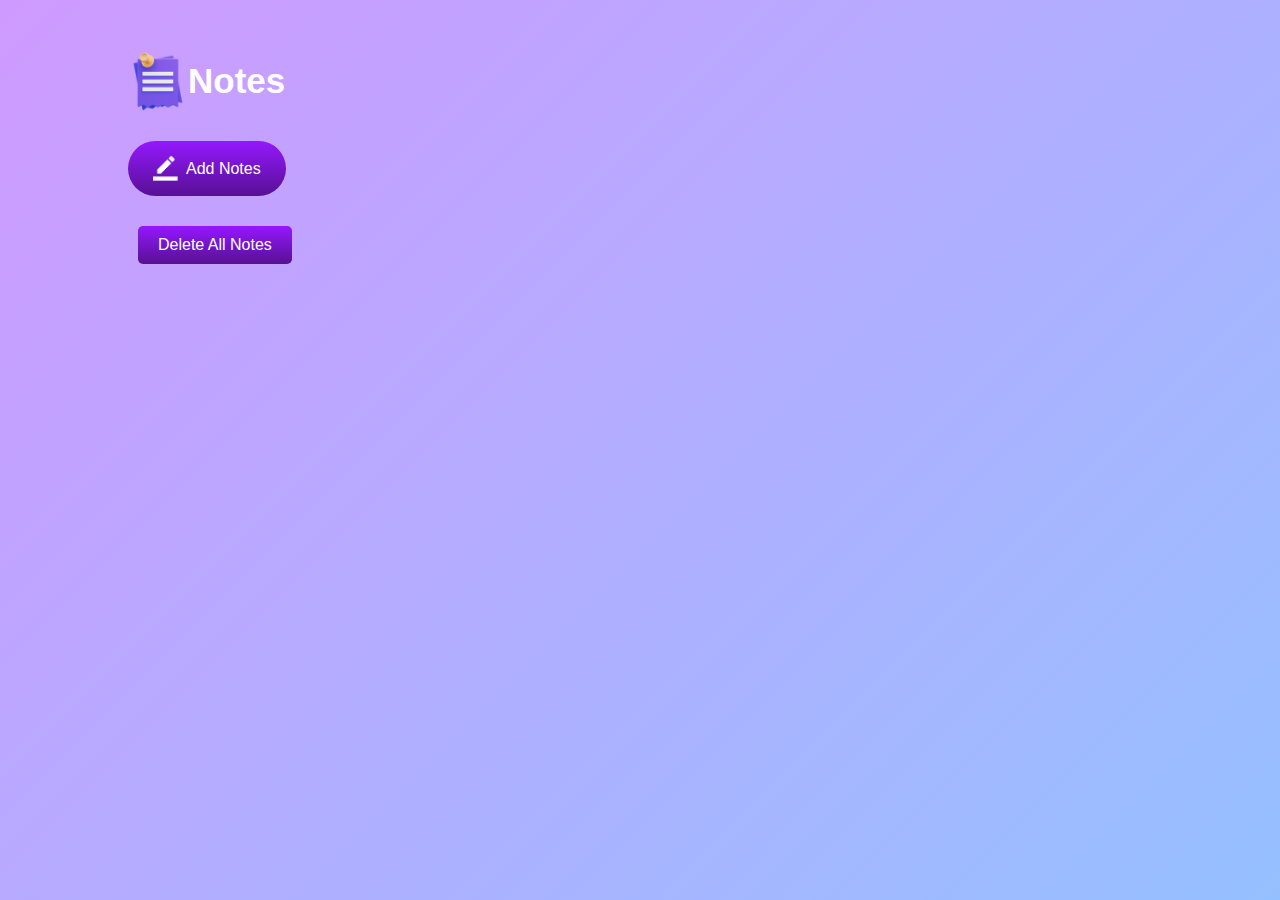
<file: note/index.html>
<!DOCTYPE html>
<html lang="en">
<head>
    <meta charset="UTF-8">
    <meta name="viewport" content="width=device-width, initial-scale=1.0">
    <title>Document</title>
    <link rel="stylesheet" href="style.css">
</head>
<body>
      <div class="container">
        <h1><img src="images/notes.png">Notes</h1>
        <button class="btn"><img src="images/edit.png">Add Notes</button>
        <button class="btn" id="delete-btn">Delete All Notes</button>
        <div class="notes-container">
            <!-- <p contenteditable="true" class="input-box">
                <img src="images/delete.png"  >
            </p> -->
                
        </div>
      </div>
      <script src="script.js"></script>
</body>
</html>
</file>
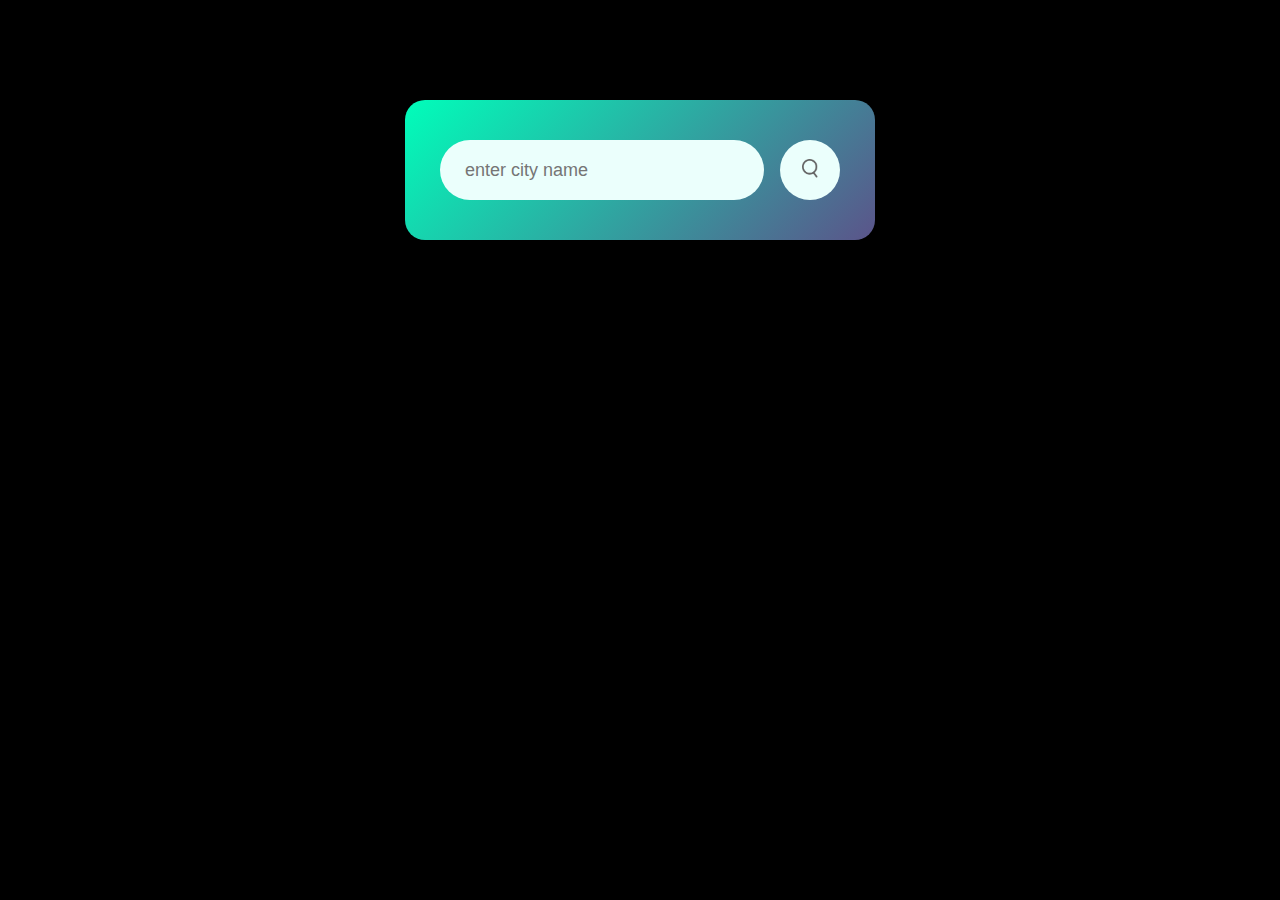
<file: weather/index.html>
<!DOCTYPE html>
<html lang="en">
<head>
    <meta charset="UTF-8">
    <meta name="viewport" content="width=device-width, initial-scale=1.0">
    <title>Weather app</title>
    <link rel="stylesheet" href="style.css">
</head>
<body>
    <div class="card">
        <div class="search">
            <input type="text" placeholder="enter city name" spellcheck="false">
            <button><img src="images/search.png"></button>
        </div>
        <div class="weather">
            <img src="images/rain.png" class="weather-icon">
            <h1 class="temp">22°c</h1>
            <h2 class="city"> New York</h2>
            <div class="details">
                <div class="col">
                    <img src="images/humidity.png">
                    <div>
                        <p class="humidity">50%</p>
                        <p>Humidity</p>
                    </div>
                </div>
                <div class="col">
                    <img src="images/wind.png">
                    <div>
                        <p class="wind">15kmp</p>
                        <p>wind speed</p>
                    </div>
                </div>
            </div>
        </div>
    </div>
</body>

<script>
  const apikey = "8ba23dfd4a68a0188714c0d3502bed99";
const apiurl = "https://api.openweathermap.org/data/2.5/weather?&units=metric&q=";
const searchbox = document.querySelector(".search input");
const searchbtn = document.querySelector(".search button");
const weathericon = document.querySelector(".weather-icon");
const Display = document.querySelector(".weather");
Display.style.display = "none";

async function checkweather(city) {
    try {
        const response = await fetch(apiurl + city + `&appid=${apikey}`);
        const data = await response.json();

        if (response.status !== 200 || data.cod !== 200) {
            throw new Error("City not found or invalid request.");
        }

        console.log(data);

        if (data.main && data.weather && data.weather[0]) {
            document.querySelector(".city").innerHTML = data.name;
            document.querySelector(".temp").innerHTML = Math.round(data.main.temp) + "°C";
            document.querySelector(".humidity").innerHTML = data.main.humidity + "%";
            document.querySelector(".wind").innerHTML = data.wind.speed + " km/h";

            if (data.weather[0].main === "Clouds") {
                weathericon.src = "images/clouds.png";
            } else if (data.weather[0].main === "Clear") {
                weathericon.src = "images/clear.png";
            } else if (data.weather[0].main === "Rain") {
                weathericon.src = "images/rain.png";
            } else if (data.weather[0].main === "Drizzle") {
                weathericon.src = "images/drizzle.png";
            } else if (data.weather[0].main === "Mist") {
                weathericon.src = "images/mist.png";
            } else {
                weathericon.src = "images/default.png";
            }

            Display.style.display = "block";
        } else {
            throw new Error("Weather data is missing.");
        }
    } catch (error) {
        Display.style.display = "none";
        alert(error.message);
    }
}

searchbtn.addEventListener("click", () => {
    const city = searchbox.value.trim();
    if (city) {
        checkweather(city);
    } else {
        alert("Please enter a city name.");
    }
});

</script>
</html>
</file>
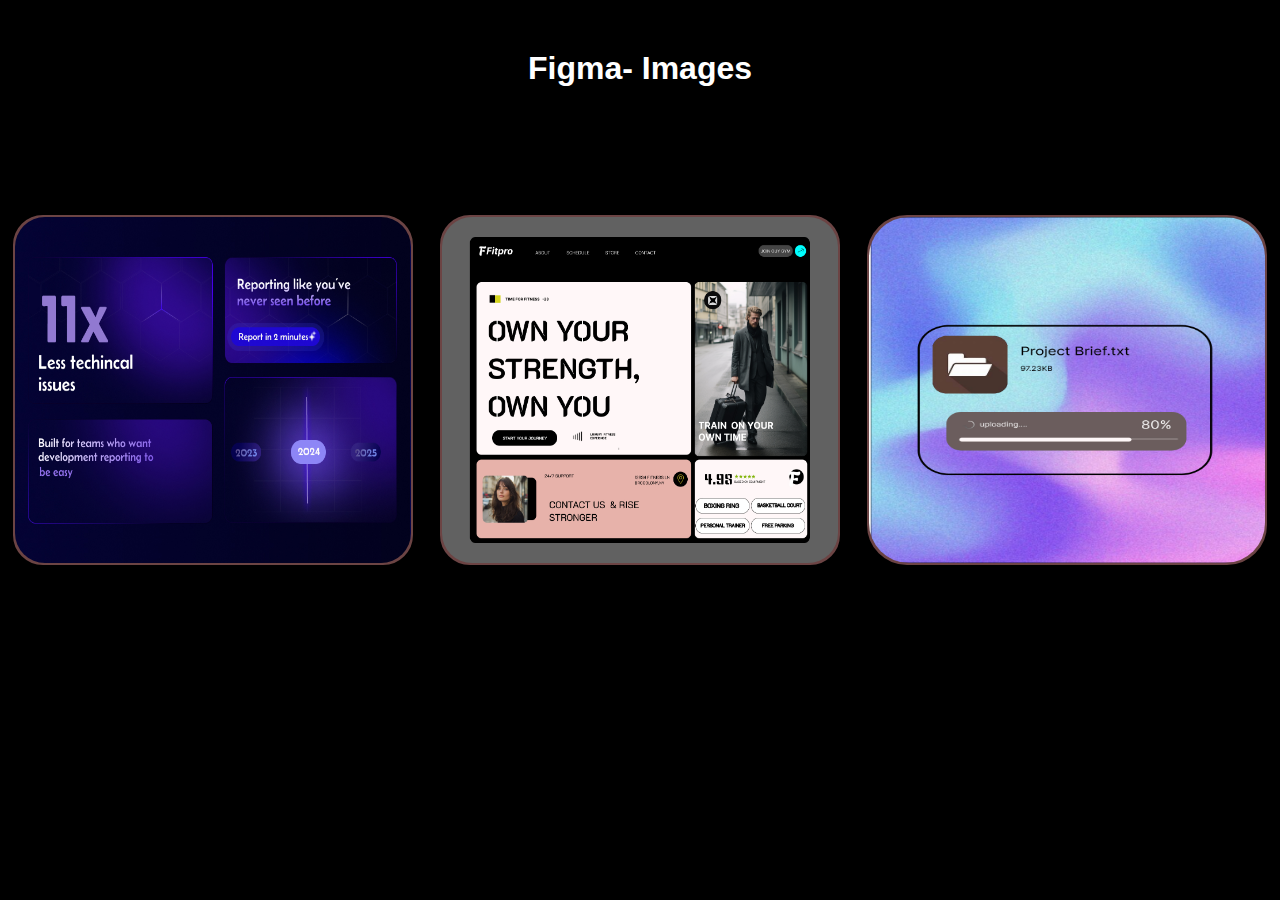
<file: figma.html>
<!DOCTYPE html>
<html lang="en">
<head>
    <meta charset="UTF-8">
    <meta name="viewport" content="width=device-width, initial-scale=1.0">
    <title>Figma works</title>
   <style>
         *
{
    margin: 0;
    padding: 0;
    box-sizing: border-box;
}
body{
    background-color: black;
    font-family: 'Segoe UI', Tahoma, Geneva, Verdana, sans-serif;   
}
.fig-head
{
    text-align: center;
    padding-top: 30px;
    margin-top: 20px;
}
.image
{
    width:100% ;
    height: 100%;
    border-radius: 30px;
}
.card
{
    background-color:rgb(108, 68, 68) ;
    margin-bottom:50px ;
    border-radius: 30px;
}
.card1
{
    background-color:rgb(108, 68, 68) ;
    margin-bottom:50px ;
    border-radius: 40px;
}
.image1
{
    width:100% ;
    height: 100%;
    border-radius: 40px;
}
.content
{
    padding-top: 10%;
    display: flex;
    flex-direction: row;
    flex-wrap: wrap;
    justify-content: space-around;
    align-items: center;
}
   </style>
</head>
<body>
       <div class="fig-head" style="color: white;">
          <h1>Figma- Images</h1>
       </div>
       <div class="content">
        <div class="card component" style="width: 400px; height: 350px; border: 2px solid rgb(108, 68, 68);;" id="c1">
            <img class="image" src="Frame 1.jpg">
        </div>
        <div class="card component" style="width: 400px; height: 350px; border: 2px solid rgb(108, 68, 68);;" id="c1">
            <img class="image" src="Frame 2.jpg">
        </div>
        <div class="card1 component" style="width: 400px; height: 350px; border: 2px solid rgb(108, 68, 68);;" id="c1">
            <img class="image1" src="Instagram post - 2.jpg">
        </div>
            
            
       </div>
</body>
</html>
</file>
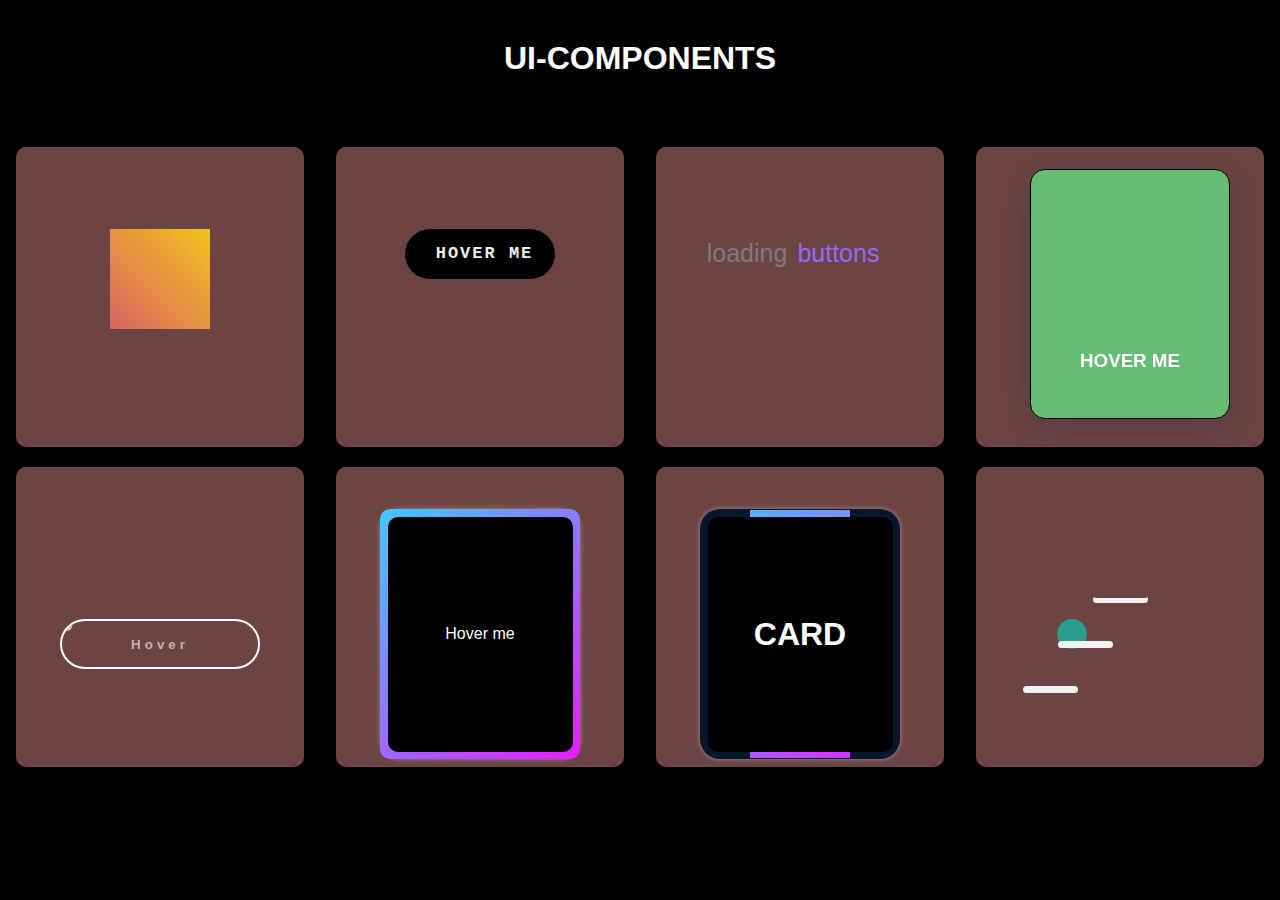
<file: ui.html>
<!DOCTYPE html>
<html lang="en">
<head>
    <meta charset="UTF-8">
    <meta name="viewport" content="width=device-width, initial-scale=1.0">
    <title>UI-COMPONENTS</title>
    <style>
          *{
    margin: 0;
    padding: 0;
    box-sizing: border-box;
}
body{
    background-color: black;
    font-family: 'Segoe UI', Tahoma, Geneva, Verdana, sans-serif;   
}
.cnt-head
{
    padding-top: 40px;
    text-align: center;
}
.loader {
    display: flex;
  }
  .cube {
    width: 100px;
    height: 100px;
    position: relative;
    transform-style: preserve-3d;
    animation: spin 4s infinite linear;
  }
  .side {
    position: absolute;
    width: 100px;
    height: 100px;
    opacity: 0.8;
  }
  .front {
    transform: translateZ(50px);
    background: linear-gradient(45deg, #ff4e50, #f9d423);
  }
  .back {
    transform: translateZ(-50px);
    background: linear-gradient(45deg, #40e0d0, #ff8c00);
  }
  .top {
    transform: rotateX(90deg) translateZ(50px);
    background: linear-gradient(45deg, #800080, #00bfff);
  }
  .bottom {
    transform: rotateX(90deg) translateZ(-50px);
    background: linear-gradient(45deg, #008000, #ffff00);
  }
  .left {
    transform: rotateY(90deg) translateZ(50px);
    background: linear-gradient(45deg, #0000ff, #ff1493);
  }
  .right {
    transform: rotateY(90deg) translateZ(-50px);
    background: linear-gradient(45deg, #00ffff, #ff0000);
  }
  
  @keyframes spin {
    0% {
      transform: rotateX(0deg) rotateY(0deg);
    }
  
    100% {
      transform: rotateX(360deg) rotateY(360deg);
    }
  }

.load
{
    display: flex;
    gap: 10px;
    font-size: 25px;
    height: 40px;
    color: rgb(124, 124, 124);
    font-family: "Poppins", sans-serif; 
    box-sizing: content-box;
    border-radius: 8px;
    padding: 10px 10px;
}

.words
{
    overflow: hidden;
    position: relative;
}
.word
{
    display: block;
    height: 100%;
    color: #956afa;
    animation: spin1 4s infinite;;
}
@keyframes spin1 {
    10% { 
      transform: translateY(-102%);
    }
    25% {
      transform: translateY(-100%);
    }
    35% { 
      transform: translateY(-202%);
    }
    50% {
      transform: translateY(-200%);
    }
    60% {
      transform: translateY(-302%);
    }
    75% {
      transform: translateY(-300%);
    }
    85% {
      transform: translateY(-402%);
    }
    100% {
      transform: translateY(-400%);
    }
  }
  .blog
  {    
      position: relative;
      display: flex;
      flex-direction: row;
      
  }
  .front1
  {
      position: absolute;
      height: 250px;
      width: 200px;
      border: 1px solid black;
      border-radius: 15px;
      background-color: rgb(102, 188, 115);
      transition: all 2s;
      color: white;
      text-align: center;
      padding-top: 90px;
      backface-visibility: hidden;
      left: 100px;
  }
  .back1
  {   
      position: relative;   
      width: 200px;
      height: 250px;
      display: flex;
      justify-content: center ;
      align-items: center;
      border-radius: 20px;
      padding: 20px;
      box-shadow: 1px 7px 29px rgba(32, 32, 34, 0.2) ;
      backface-visibility: hidden;
      margin-left: 100px;
      z-index: -1;
      backface-visibility: hidden; 
      background-color: white;
  }
  .front1
  {
      display: flex;
      justify-content: center ;
      padding-top: 180px;
      transform-style: preserve-3d;
      z-index: 1;
      backface-visibility: hidden ;
       transform-origin: 0;
  }
  .front1:hover
  {
   transform:  perspective(2000px) rotateY(-85deg);
   transition: all 0.5s;
  } 
  .button
{
    position: relative;
    height: 50px;
    width: 200px;
    border-radius: 40px;
    background-color: transparent;
    color: #c0b4b4;
    overflow: hidden;
    transition: all 0.5s ease-in-out;
    border: 2px solid white;
}

.btn-txt {
    z-index: 1;
    font-weight: 800;
    letter-spacing: 4px;
  }
.type1::after{
    content: "";
    position: absolute;
    transition: all 0.5s ease-in-out;
    top: 0;
    left: 0;
    height: 10px;
    width: 10px;
    border-radius: 30px;
    background: linear-gradient(120deg, #FF6F61, #6B5B95, #88B04B, #F7CAC9, #92A8D1);    z-index: -1;
}
.button:hover
{
    color: #fff;
    border: none;
    box-shadow: 1px 1px 200px #252525;
}
.type1:hover::after
{
    visibility: visible;
    transform: scale(100) translateX(2px);
}
.card1
{   
    display: flex;
    align-items: center;
    justify-content: space-evenly;
    border: 2px solid black;
    height: 250px;
    width: 200px;
    border-radius: 20px;
    border: 1px transparent solid;
    box-shadow: 0px 0px 5px rgb(255, 255, 255,0.4);
    color: white;
}
.card1::before
{   content: "Hover me";
   position: absolute;
    height: 235px;
    width: 185px;
    z-index: 10;
    background-color: black;
    border-radius: 10px;
    display: flex;
    justify-content: center;
    align-items: center;
    color: white;
    
}
.card1::after{
content: "";
height: 250px;
width: 200px;
 z-index: 1;
position: absolute;
background: linear-gradient(-45deg, #e81cff 0%, #40c9ff 100% );
border-radius: 10px;
transition: all 1s cubic-bezier(0.175, 0.885, 0.32, 1.275);
}
.card1:hover::after
{
transform: rotate(-180deg);
}
.card3
        {    
            position: relative;
            display: flex;
            align-items: center;
            justify-content: space-evenly;
            border: 2px solid black;
            height: 250px;
            width: 200px;
            border-radius: 20px;
            border: 1px transparent solid;
            box-shadow: 0px 0px 5px rgb(255, 255, 255,0.4);
            color: white;
            overflow: hidden;
            background-color: #07182E   ;
        }
        .card3::before
        {   content: "CARD";
           position: absolute;
            height: 235px;
            width: 185px;
            z-index: 10;
            background-color: black;
            border-radius: 10px;
            display: flex;
            justify-content: center;
            align-items: center;
            color: white;
            font-size: xx-large;
            font-weight: bold;

      }
      .card3::after{
        content: "";
        position:relative;
        height: 150%;
        width: 100px;
         z-index: 1;
        position: absolute;
        background: linear-gradient(-45deg, #e81cff 0%, #40c9ff 100% );
        border-radius: 10px;
        transition: all 1s cubic-bezier(0.175, 0.885, 0.32, 1.275);
        animation: spin2 3s linear infinite;
      }
  
      @keyframes spin2 {
        from
        {
            transform: rotate(0deg);
        }
       to
       {
         transform: rotate(360deg);
       }
        
      }
      .container1
        {
            position: relative;
            width: 120px;
            height: 90px;
            margin: 0 auto;
            z-index: 0;
            display: flex;
            justify-content: center;
            align-items: center;
        }
        .container1::before
        {
            content: "";
            position: absolute;
            height: 30px;
            width: 30px;
            left: -3px;
            bottom: -10px;
            border-radius:50%;
            background:#2a9d8f;
            animation: loading-bounce 0.5s ease-in-out infinite alternate; 
            z-index: 0;  
        }
        .container1::after
        {
            content: "";
            height: 7px;
            width: 55px;
            top: 0;
            right: 100px;
            z-index: 0;
            border-radius: 4px;
            box-shadow: 0 5px 0 #f2f2f2, -35px 50px 0 #f2f2f2, -70px 95px 0 #f2f2f2;
            animation: loading-step 1s ease-in-out infinite;
        }
        @keyframes loading-bounce {
           0%
           {
            transform: scale(1,0.7);
           }
           40%{
            transform: scale(0.8,1.2);
           }
           60%{
            transform: scale(1,1);
           }
           100%
           {
            bottom: 140px;
           }
        }
        @keyframes loading-step {
            0%
            {
                box-shadow: 0 10px 0 rgba(0, 0, 0, 0),
                0 10px 0 #f2f2f2,
                -35px 50px 0 #f2f2f2,
                -70px 90px 0 #f2f2f2;
            }
            100% {
            box-shadow: 0 10px 0 #f2f2f2,
                -35px 50px 0 #f2f2f2,
                -70px 90px 0 #f2f2f2,
                -70px 90px 0 rgba(0, 0, 0, 0);
            }
        }
        .container2
        {
            position: relative;
            height: 50px;
            width: 150px;
            border-radius: 25px;
            background-color: black;
            padding: 9px;
            padding-left:18px ;
            overflow: hidden;
            display: flex;
            justify-content: center;
            align-items: center;
            transition: all .5s ease;
        }
        .hidden{
            display: flex;
            justify-content: space-around;
            width: 150px;
            border-radius: 80px;
            line-height: 50px;
         }
        .head
        {
            position: absolute;
            width: 150px;
            height: 50px;
            border-radius: 80px;
            font-family: 'Courier New', Courier, monospace;
            font-weight: 600;
            font-size: 17px;
            text-align: center;
            line-height: 50px;
            letter-spacing: 2px;
            color: #eeeeed;
            padding: 0 10px;
            transition: all 1.5s ease;
        }
        .container2:hover{
            transform: scale(1.1);
            background-color: white;
        }
        .container2:hover .head {
            opacity: 0; 
        }
        .container2:hover .svg
        {                                  
            opacity: 0;
            transition: opacity 0.5s ease;
        }
        .container2:hover.hidden{
            opacity: 1;
        }
        .container2:hover .hidden svg:nth-of-type(1) {
            opacity: 1;
            transition-delay:  0.5s;
        }

        .container2:hover .hidden svg:nth-of-type(2) {
            opacity: 1;
             transition-delay:  1s;
        }   

        .container2:hover .hidden svg:nth-of-type(3) {
            opacity: 1;
                transition-delay: 1.5s ;
            }                                       
      
  .components
  {
    display: flex;
    align-items: center;
    justify-content: space-around;
    flex-wrap: wrap;
    margin-top: 50px ;
    margin-bottom: 30px;
  }
  .component
  {
    display: flex;
    align-content: center;
    justify-content: center;
    padding-top: 80px;
    background-color: rgb(108, 68, 68);
    border-radius: 10px;
    z-index: 0;
    margin-top: 20px;
  }
 
#card
{
    padding-top:38px;
}
#card1
{
    padding-top: 20px;
    padding-right:80px;
}
#card2
{
    padding-top: 150px;
}
#card3
{
    padding-top: 40px;
}

    </style>
</head>
<body>
    <div class="cnt-head" style="color: white;">
        <h1>UI-COMPONENTS</h1>
    </div>
    <div class="components">
        <div class="card component" style="width: 18rem; height: 300px; border: 2px solid rgb(108, 68, 68);;" id="c1">
            <div class="loader">
                <div class="cube">
                    <div class= "side front"></div>
                    <div class= "side back"> </div>
                    <div class= "side left"></div>
                    <div class= "side right"></div>
                    <div class= "side  top"></div>
                    <div class= "side bottom"></div>
                </div>
            </div>
        </div>
        <div class="card component"  style="width: 18rem; height: 300px; border: 2px solid rgb(108, 68, 68);" id="c1">
            <div class="container2">
                <h class="head">HOVER ME</h>
                <div class="hidden">
                    <svg height="35" width="35" xmlns="http://www.w3.org/2000/svg" version="1.1" viewBox="0 0 1024 1024" class="icon">
                    <path fill="" d="M962.267429 233.179429q-38.253714 56.027429-92.598857 95.451429 0.585143 7.972571 0.585143 23.990857 0 74.313143-21.723429 148.260571t-65.974857 141.970286-105.398857 120.32-147.456 83.456-184.539429 31.158857q-154.843429 0-283.428571-82.870857 19.968 2.267429 44.544 2.267429 128.585143 0 229.156571-78.848-59.977143-1.170286-107.446857-36.864t-65.170286-91.136q18.870857 2.852571 34.889143 2.852571 24.576 0 48.566857-6.290286-64-13.165714-105.984-63.707429t-41.984-117.394286l0-2.267429q38.838857 21.723429 83.456 23.405714-37.741714-25.161143-59.977143-65.682286t-22.308571-87.990857q0-50.322286 25.161143-93.110857 69.12 85.138286 168.301714 136.265143t212.260571 56.832q-4.534857-21.723429-4.534857-42.276571 0-76.580571 53.979429-130.56t130.56-53.979429q80.018286 0 134.875429 58.294857 62.317714-11.995429 117.174857-44.544-21.138286 65.682286-81.115429 101.741714 53.174857-5.705143 106.276571-28.598857z"></path>
                  </svg>
                  <svg height="35" width="35" xmlns="http://www.w3.org/2000/svg" version="1.1" viewBox="0 0 1024 1024" class="icon">
                    <path fill="" d="M123.52064 667.99143l344.526782 229.708899 0-205.136409-190.802457-127.396658zM88.051421 585.717469l110.283674-73.717469-110.283674-73.717469 0 147.434938zM556.025711 897.627196l344.526782-229.708899-153.724325-102.824168-190.802457 127.396658 0 205.136409zM512 615.994287l155.406371-103.994287-155.406371-103.994287-155.406371 103.994287zM277.171833 458.832738l190.802457-127.396658 0-205.136409-344.526782 229.708899zM825.664905 512l110.283674 73.717469 0-147.434938zM746.828167 458.832738l153.724325-102.824168-344.526782-229.708899 0 205.136409zM1023.926868 356.00857l0 311.98286q0 23.402371-19.453221 36.566205l-467.901157 311.98286q-11.993715 7.459506-24.57249 7.459506t-24.57249-7.459506l-467.901157-311.98286q-19.453221-13.163834-19.453221-36.566205l0-311.98286q0-23.402371 19.453221-36.566205l467.901157-311.98286q11.993715-7.459506 24.57249-7.459506t24.57249 7.459506l467.901157 311.98286q19.453221 13.163834 19.453221 36.566205z"></path>
                  </svg>
                  <svg height="35" width="35" xmlns="http://www.w3.org/2000/svg" version="1.1" viewBox="0 0 1024 1024" class="icon">
                    <path fill="" d="M950.930286 512q0 143.433143-83.748571 257.974857t-216.283429 158.573714q-15.433143 2.852571-22.601143-4.022857t-7.168-17.115429l0-120.539429q0-55.442286-29.696-81.115429 32.548571-3.437714 58.587429-10.313143t53.686857-22.308571 46.299429-38.034286 30.281143-59.977143 11.702857-86.016q0-69.12-45.129143-117.686857 21.138286-52.004571-4.534857-116.589714-16.018286-5.12-46.299429 6.290286t-52.589714 25.161143l-21.723429 13.677714q-53.174857-14.848-109.714286-14.848t-109.714286 14.848q-9.142857-6.290286-24.283429-15.433143t-47.689143-22.016-49.152-7.68q-25.161143 64.585143-4.022857 116.589714-45.129143 48.566857-45.129143 117.686857 0 48.566857 11.702857 85.723429t29.988571 59.977143 46.006857 38.253714 53.686857 22.308571 58.587429 10.313143q-22.820571 20.553143-28.013714 58.88-11.995429 5.705143-25.746286 8.557714t-32.548571 2.852571-37.449143-12.288-31.744-35.693714q-10.825143-18.285714-27.721143-29.696t-28.306286-13.677714l-11.410286-1.682286q-11.995429 0-16.603429 2.56t-2.852571 6.582857 5.12 7.972571 7.460571 6.875429l4.022857 2.852571q12.580571 5.705143 24.868571 21.723429t17.993143 29.110857l5.705143 13.165714q7.460571 21.723429 25.161143 35.108571t38.253714 17.115429 39.716571 4.022857 31.744-1.974857l13.165714-2.267429q0 21.723429 0.292571 50.834286t0.292571 30.866286q0 10.313143-7.460571 17.115429t-22.820571 4.022857q-132.534857-44.032-216.283429-158.573714t-83.748571-257.974857q0-119.442286 58.88-220.306286t159.744-159.744 220.306286-58.88 220.306286 58.88 159.744 159.744 58.88 220.306286z"></path>
                  </svg>
        
                </div>
            </div>
        </div>
        <div class="card component" style="width: 18rem; height: 300px; border: 2px solid rgb(108, 68, 68);" id="c1">
            <div class="container">
                <div class="load">
                   <p>loading</p>
               
                <div class="words">
                    <span class="word">buttons</span>
                    <span class="word">forms</span>
                    <span class="word">switches</span>
                    <span class="word">cards</span>
                    <span class="word">buttons</span>
                </div>
            </div>
            </div>
        </div>
        <div class="card component" id="card1" style="width: 18rem; height: 300px; border: 2px solid rgb(108, 68, 68);" id="c1">
            <div class="blog">
                <div class="front1">
                  <h3>HOVER ME</h3>
                </div>
                <div class="back1">
                    <h3>HELLO</h3>
                  </div>
              </div>
        </div>
        <div class="card component" id="card2" style="width: 18rem; height: 300px; border: 2px solid rgb(108, 68, 68);" id="c1">
            <button class="button type1">
                <span class="btn-txt">Hover</span>
              </button>
        </div>
        <div class="card component" id="card3" style="width: 18rem; height: 300px; border: 2px solid rgb(108, 68, 68);" id="c1">
            <div class="container">
                <div class="card1">
                  </div>
              </div>
        </div>
        <div class="card component" id="card3" style="width: 18rem; height: 300px; border: 2px solid rgb(108, 68, 68);" id="c1">
            <div class="container">
                <div class="card3">
                  </div>
              </div>
        </div>
        <div class="card component" style="width: 18rem; height: 300px; border: 2px solid rgb(108, 68, 68);" id="c1">
           
          <div class="container1"></div>
        </div>
    </div>
</body>
</html>
</file>
<file: note/style.css>
*{
    margin: 0;
    padding: 0;
    box-sizing: border-box;
    font-family: 'poppins',sans-serif;
}
.container
{
    width: 100%;
    height: 100%;
    min-height: 100vh;
    background: linear-gradient(135deg,#cf9aff,#95c0ff);
    color: #fff;
    padding-top: 4%;
    padding-left: 10%;
    padding-bottom: 10%; 
}
.container h1{
    display: flex;
    align-items: center;
    font-size: 35px;
    font-weight: 600;
}
.container h1 img
{
   width: 60px;
}
.container button img
{
    width:25px;
    margin-right: 8px;
}
.container button 
{
    display: flex;
    align-items: center;
    background: linear-gradient(#9418fd,#571094);
    color: #fff;
    font-size: 16px;
    outline: 0;
    border: 0;
    border-radius: 40px;
    padding: 15px 25px;
    margin: 30px 0 20px;
    cursor: pointer;
}
#delete-btn {
    background-color: #ff4d4d;
    color: white;
    border: none;
    padding: 10px 20px;
    font-size: 16px;
    cursor: pointer;
    border-radius: 5px;
    margin-left: 10px;
}

#delete-btn:hover {
    background-color: #ff1a1a;
}
.input-box
{
    position: relative;
    width: 100%;
    max-width: 500px;
    min-height: 150px;
    background: #fff;
    color: #333;
    padding: 20px;
    margin: 20px 0;
    outline: none;
    border-radius: 5px;
}
.input-box img{
    width: 25px;
    position: absolute;
    bottom: 15px;
    right: 15px;
    cursor: pointer;
}
</file>
<file: weather/style.css>
* {
    margin: 0;
    padding: 0;
    box-sizing: border-box;
}

body {
    background: black;
    font-family: Arial, sans-serif;
}

.card {
    width: 90%;
    max-width: 470px;
    background: linear-gradient(135deg, #00feba, #5b548a);
    color: white;
    margin: 100px auto 0;
    border-radius: 20px;
    padding: 40px 35px;
    text-align: center;
}

.search {
    width: 100%;
    display: flex;
    align-items: center;
    justify-content: space-between;
}

.search input {
    border: 0;
    outline: 0;
    background: #ebfffc;
    color: #555;
    padding: 10px 25px;
    height: 60px;
    border-radius: 30px;
    flex: 1;
    margin-right: 16px;
    font-size: 18px;
}

.search button {
    border: 0;
    outline: 0;
    background: #ebfffc;
    border-radius: 50%;
    width: 60px;
    height: 60px;
    cursor: pointer;
}

.search button img {
    width: 16px;
}

.weather-icon {
    width: 170px;
    margin-top: 30px;
}

.weather h1 {
    font-size: 80px;
    font-weight: 500;
}

.weather h2 {
    font-size: 45px;
    font-weight: 400;
    margin-top: -10px;
}

.details {
    display: flex;
    align-items: center;
    justify-content: space-between;
    padding: 0 20px;
    margin-top: 50px;
    flex-wrap: wrap;
}

.col {
    display: flex;
    align-items: center;
    text-align: left;
    flex: 1;
    margin: 10px 0;
}

.col img {
    width: 40px;
    margin-right: 10px;
}

.humidity, .wind {
    font-size: 28px;
    margin-top: -6px;
}

@media (max-width: 600px) {
    .card {
        margin: 20px auto;
        padding: 30px 20px;
    }

    .search input {
        font-size: 16px;
        height: 50px;
        padding: 10px 15px;
    }

    .search button {
        width: 50px;
        height: 50px;
    }

    .weather-icon {
        width: 120px;
    }

    .weather h1 {
        font-size: 60px;
    }

    .weather h2 {
        font-size: 35px;
    }

    .details {
        flex-direction: column;
        align-items: flex-start;
        padding: 0;
    }

    .col {
        flex: unset;
        width: 100%;
        margin: 10px 0;
    }

    .humidity, .wind {
        font-size: 24px;
    }
}

@media (min-width: 600px) and (max-width: 1024px) {
    .card {
        padding: 35px 30px;
    }

    .weather h1 {
        font-size: 70px;
    }

    .weather h2 {
        font-size: 40px;
    }

    .weather-icon {
        width: 140px;
    }

    .search input {
        font-size: 17px;
        padding: 10px 20px;
    }
}
</file>
